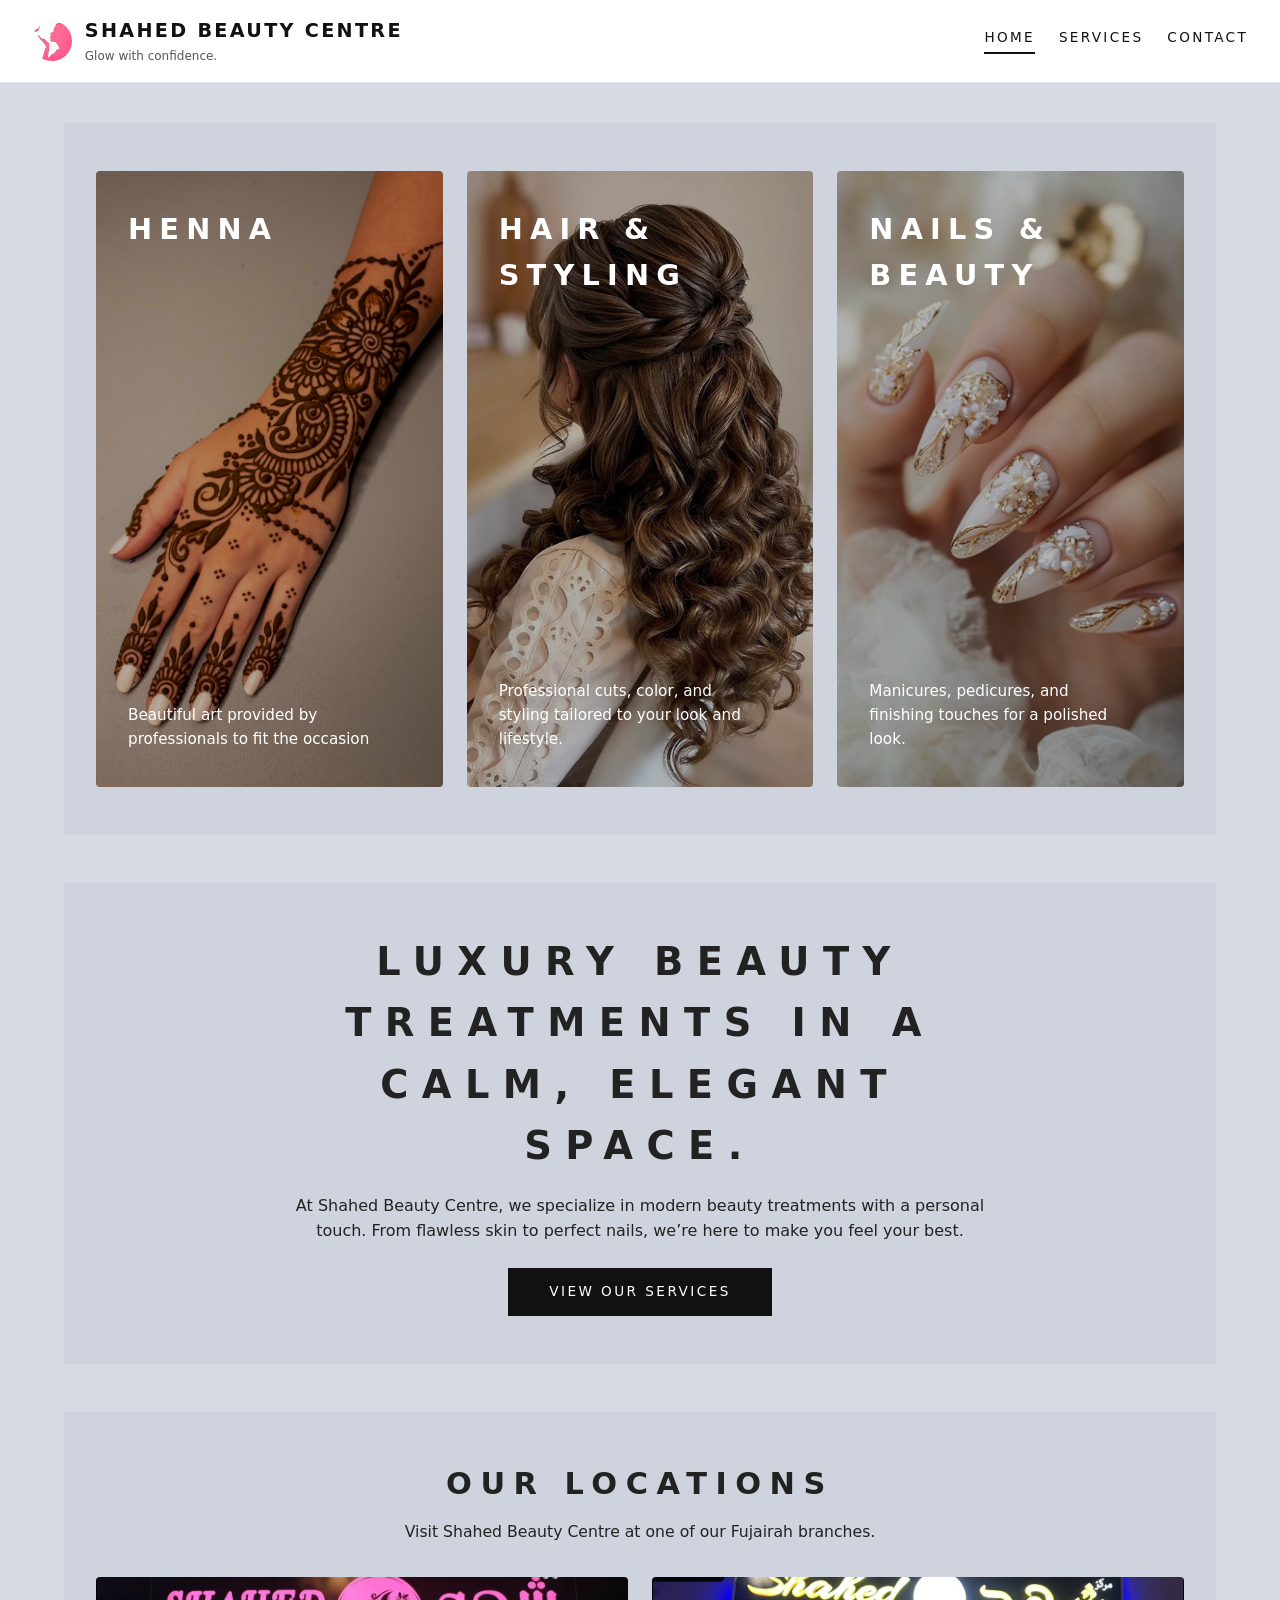
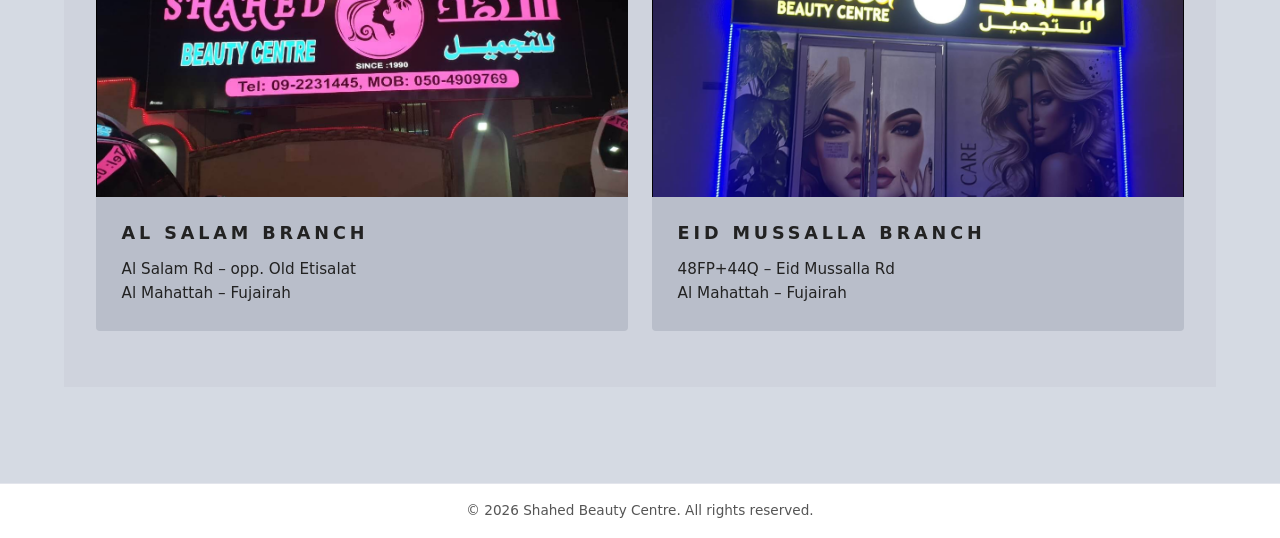
<file: index.html>
<!DOCTYPE html>
<html lang="en">
<head>
  <meta charset="UTF-8" />
  <meta name="viewport" content="width=device-width, initial-scale=1.0" />
  <title>Shahed Beauty Centre | Home</title>
  <link rel="stylesheet" href="styles.css" />
</head>
<body>
  <header class="main-header">
    <div class="logo-area">
      <div class="logo-circle"><img src="images/logo.jpg" alt="logo"></div>
      <div class="logo-text">
        <h1>
          <a href="index.html" class="logo-link">Shahed Beauty Centre</a>
        </h1>
        <p>Glow with confidence.</p>
      </div>
    </div>

    <nav class="main-nav">
      <a href="index.html" class="active">Home</a>
      <a href="services.html">Services</a>
      <a href="contact.html">Contact</a>
    </nav>
  </header>

  <main>
    <!--Highlight of what is partially provided-->
    <section class="highlight-cards">
      <div class="card">
        <img src="images/henna.jpg" alt="Henna Art">
        <h3>Henna</h3>
        <p>Beautiful art provided by professionals to fit the occasion</p>
      </div>

      <div class="card">
        <img src="images/Hairs.jpg" alt="Hair Styling">
        <h3>Hair & Styling</h3>
        <p>Professional cuts, color, and styling tailored to your look and lifestyle.</p>
      </div>

      <div class="card">
        <img src="images/Nails.jpg" alt="Nails and Beauty">
        <h3>Nails & Beauty</h3>
        <p>Manicures, pedicures, and finishing touches for a polished look.</p>
      </div>
    </section>

    <!-- This section is an intro to the service page (HERO) -->
    <section class="hero">
      <div class="hero-content">
        <h2>Luxury beauty treatments in a calm, elegant space.</h2>
        <p>
          At Shahed Beauty Centre, we specialize in modern beauty treatments with a personal touch.
          From flawless skin to perfect nails, we’re here to make you feel your best.
        </p>
        <a href="services.html" class="btn-primary">View Our Services</a>
      </div>
    </section>

    <!-- LOCATIONS -->
    <section class="locations-section">
      <div class="page-heading">
        <h2>Our Locations</h2>
        <p>Visit Shahed Beauty Centre at one of our Fujairah branches.</p>
      </div>

      <div class="locations-grid">

        <a href="https://www.google.com/maps/dir//Shahed+Beauty+Center+-+Al+salam+Rd+-+opp.+Old+Etisalat+-+Al+Mahattah+-+Fujairah/@25.1294769,56.3182858,15z/data=!4m17!1m8!3m7!1s0x3ef4f88838808ac9:0xe71072bafe59e566!2sShahed+Beauty+Center!8m2!3d25.1294769!4d56.3363102!15sChRzaGFoZWQgYmVhdXR5IGNlbnRlcpIBDGJlYXV0eV9zYWxvbuABAA!16s%2Fg%2F11dymkqx8l!4m7!1m0!1m5!1m1!1s0x3ef4f88838808ac9:0xe71072bafe59e566!2m2!1d56.3363102!2d25.1294769?entry=ttu&g_ep=EgoyMDI2MDIyNS4wIKXMDSoASAFQAw%3D%3D"
           class="location-card" target="_blank" rel="noopener noreferrer">
          <img src="images/Screenshot 2026-03-02 002342.png" alt="Al Salam Branch Exterior">
          <div class="location-content">
            <h3>Al Salam Branch</h3>
            <p>
              Al Salam Rd – opp. Old Etisalat<br>
              Al Mahattah – Fujairah
            </p>
          </div>
        </a>

        <a href="https://www.google.com/maps/dir//48FP%2B44Q+Shahed+Beauty+Centre+branch+%232+-+Eid+Mussalla+Rd+-+Al+Mahattah+-+Fujairah/@25.1294769,56.3182858,15z/data=!4m17!1m8!3m7!1s0x3ef4f90078e1af3d:0xf529a96ef05d421a!2sShahed+Beauty+Centre+branch+%232!8m2!3d25.1228403!4d56.3353459!15sChRzaGFoZWQgYmVhdXR5IGNlbnRlcpIBDGJlYXV0eV9zYWxvbuABAA!16s%2Fg%2F11n4fj_0ys!4m7!1m0!1m5!1m1!1s0x3ef4f90078e1af3d:0xf529a96ef05d421a!2m2!1d56.3353459!2d25.1228403?entry=ttu&g_ep=EgoyMDI2MDIyNS4wIKXMDSoASAFQAw%3D%3D"
           class="location-card" target="_blank" rel="noopener noreferrer">
          <img src="images/2.png" alt="Eid Mussalla Branch Exterior">
          <div class="location-content">
            <h3>Eid Mussalla Branch</h3>
            <p>
              48FP+44Q – Eid Mussalla Rd<br>
              Al Mahattah – Fujairah
            </p>
          </div>
        </a>

      </div>
    </section>
  </main>

  <footer class="main-footer">
    <p>&copy; 2026 Shahed Beauty Centre. All rights reserved.</p>
  </footer>
</body>
</html>
</file>
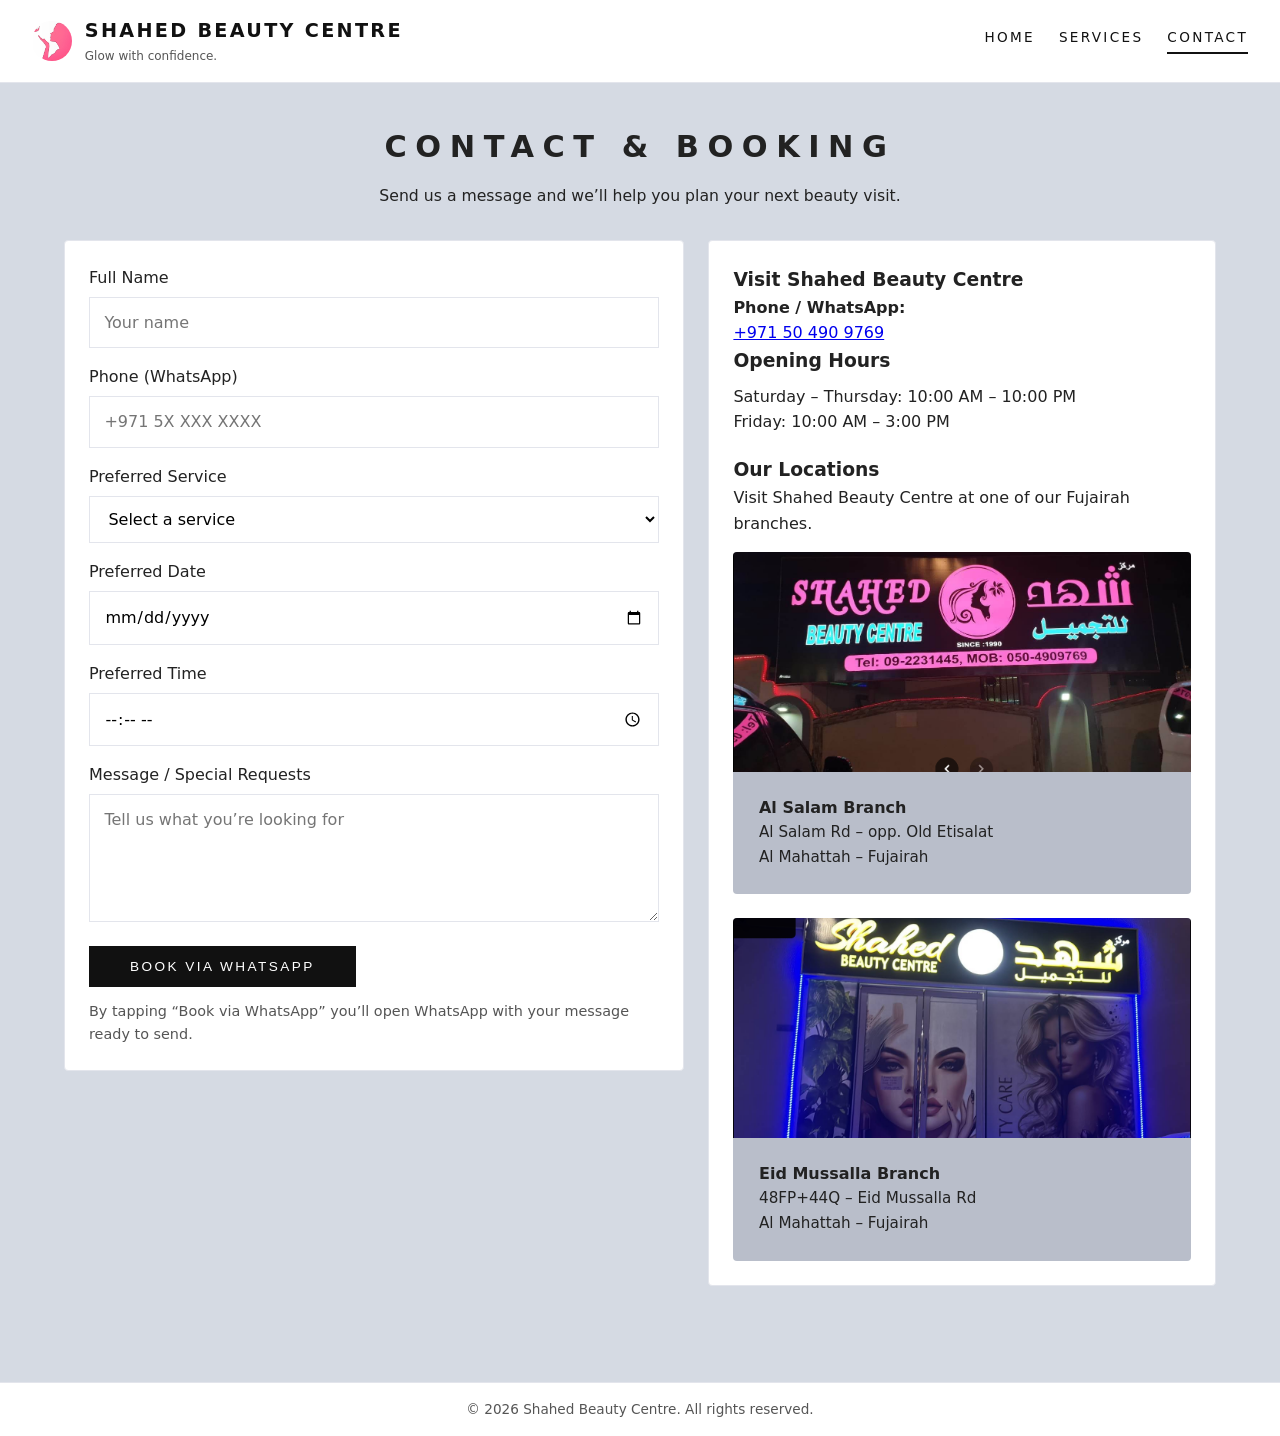
<file: contact.html>
<!DOCTYPE html>
<html lang="en">
<head>
  <meta charset="UTF-8" />
  <meta name="viewport" content="width=device-width, initial-scale=1.0" />
  <title>Shahed Beauty Centre | Contact</title>
  <link rel="stylesheet" href="styles.css" />
</head>
<body>
  <header class="main-header">
    <div class="logo-area">
      <div class="logo-circle"><img src="images/logo.jpg" alt="Shahed Beauty Centre logo"></div>
      <div class="logo-text">
        <h1><a href="index.html" class="logo-link">Shahed Beauty Centre</a></h1>
        <p>Glow with confidence.</p>
      </div>
    </div>

    <nav class="main-nav">
      <a href="index.html">Home</a>
      <a href="services.html">Services</a>
      <a href="contact.html" class="active">Contact</a>
    </nav>
  </header>

  <main>
    <section class="page-heading">
      <h2>Contact & Booking</h2>
      <p>Send us a message and we’ll help you plan your next beauty visit.</p>
    </section>

    <section class="contact-layout">
      <!-- LEFT: booking form -->
      <div class="contact-form-wrapper">
        <form id="bookingForm" class="contact-form">
          <div class="form-group">
            <label for="name">Full Name</label>
            <input id="name" name="name" type="text" placeholder="Your name" required />
          </div>

          <div class="form-group">
            <label for="phone">Phone (WhatsApp)</label>
            <input id="phone" name="phone" type="tel" placeholder="+971 5X XXX XXXX" />
          </div>

          <div class="form-group">
            <label for="service">Preferred Service</label>
            <select id="service" name="service" required>
              <option value="">Select a service</option>
              <option>Facial Treatment</option>
              <option>Haircut & Styling</option>
              <option>Color & Highlights</option>
              <option>Manicure / Pedicure</option>
              <option>Makeup</option>
              <option>Other</option>
            </select>
          </div>

          <div class="form-group">
            <label for="date">Preferred Date</label>
            <input id="date" name="date" type="date" />
          </div>

          <div class="form-group">
            <label for="time">Preferred Time</label>
            <input id="time" name="time" type="time" />
          </div>

          <div class="form-group">
            <label for="message">Message / Special Requests</label>
            <textarea id="message" name="message" rows="4" placeholder="Tell us what you’re looking for"></textarea>
          </div>

          <button type="submit" class="btn-primary">Book via WhatsApp</button>
          <p class="form-note">By tapping “Book via WhatsApp” you’ll open WhatsApp with your message ready to send.</p>
        </form>
      </div>

      <!-- RIGHT: details -->
      <aside class="contact-details">
        <h3>Visit Shahed Beauty Centre</h3>

        <p><strong>Phone / WhatsApp:</strong><br />
          <a href="tel:+971504909769">+971 50 490 9769</a>
        </p>

        <h3>Opening Hours</h3>
        <ul class="hours-list">
          <li>Saturday – Thursday: 10:00 AM – 10:00 PM</li>
          <li>Friday: 10:00 AM – 3:00 PM</li>
        </ul>

        <section class="locations-section">
          <h3>Our Locations</h3>
          <p>Visit Shahed Beauty Centre at one of our Fujairah branches.</p>

          <div class="locations-grid">
            <a href="https://www.google.com/maps/dir//Shahed+Beauty+Center+-+Al+salam+Rd+-+opp.+Old+Etisalat+-+Al+Mahattah+-+Fujairah/@25.1294769,56.3182858,15z/data=!4m17!1m8!3m7!1s0x3ef4f88838808ac9:0xe71072bafe59e566!2sShahed+Beauty+Center!8m2!3d25.1294769!4d56.3363102!15sChRzaGFoZWQgYmVhdXR5IGNlbnRlcpIBDGJlYXV0eV9zYWxvbuABAA!16s%2Fg%2F11dymkqx8l!4m7!1m0!1m5!1m1!1s0x3ef4f88838808ac9:0xe71072bafe59e566!2m2!1d56.3363102!2d25.1294769?entry=ttu&g_ep=EgoyMDI2MDIyNS4wIKXMDSoASAFQAw%3D%3D"
             class="location-card" target="_blank" rel="noopener">
              <img src="images/Screenshot 2026-03-02 002342.png" alt="Al Salam Branch Exterior">
              <div class="location-content">
                <h4>Al Salam Branch</h4>
                <p>Al Salam Rd – opp. Old Etisalat<br>Al Mahattah – Fujairah</p>
              </div>
            </a>

            <a href="https://www.google.com/maps/dir//48FP%2B44Q+Shahed+Beauty+Centre+branch+%232+-+Eid+Mussalla+Rd+-+Al+Mahattah+-+Fujairah/@25.1294769,56.3182858,15z/data=!4m17!1m8!3m7!1s0x3ef4f90078e1af3d:0xf529a96ef05d421a!2sShahed+Beauty+Centre+branch+%232!8m2!3d25.1228403!4d56.3353459!15sChRzaGFoZWQgYmVhdXR5IGNlbnRlcpIBDGJlYXV0eV9zYWxvbuABAA!16s%2Fg%2F11n4fj_0ys!4m7!1m0!1m5!1m1!1s0x3ef4f90078e1af3d:0xf529a96ef05d421a!2m2!1d56.3353459!2d25.1228403?entry=ttu&g_ep=EgoyMDI2MDIyNS4wIKXMDSoASAFQAw%3D%3D"
             class="location-card" target="_blank" rel="noopener">
              <img src="images/2.png" alt="Eid Mussalla Branch Exterior">
              <div class="location-content">
                <h4>Eid Mussalla Branch</h4>
                <p>48FP+44Q – Eid Mussalla Rd<br>Al Mahattah – Fujairah</p>
              </div>
            </a>
          </div>
        </section>
      </aside>
    </section>
  </main>

  <footer class="main-footer">
    <p>&copy; 2026 Shahed Beauty Centre. All rights reserved.</p>
  </footer>

  <script>
    // IMPORTANT: set your WhatsApp number in international format with NO + or spaces
    // UAE example: +971504909769 => "971504909769"
    const WHATSAPP_NUMBER = "971567085202";

    document.getElementById("bookingForm").addEventListener("submit", function (e) {
      e.preventDefault();

      const name = document.getElementById("name").value.trim();
      const phone = document.getElementById("phone").value.trim();
      const service = document.getElementById("service").value.trim();
      const date = document.getElementById("date").value;
      const time = document.getElementById("time").value;
      const message = document.getElementById("message").value.trim();

      const lines = [
        "New Booking Request",
        `Name: ${name}`,
        phone ? `Customer Phone: ${phone}` : null,
        `Service: ${service}`,
        date ? `Preferred Date: ${date}` : null,
        time ? `Preferred Time: ${time}` : null,
        message ? `Notes: ${message}` : null
      ].filter(Boolean);

      const text = encodeURIComponent(lines.join("\n"));
      const url = `https://wa.me/${WHATSAPP_NUMBER}?text=${text}`;

      window.open(url, "_blank");
    });
  </script>
</body>
</html>
</file>
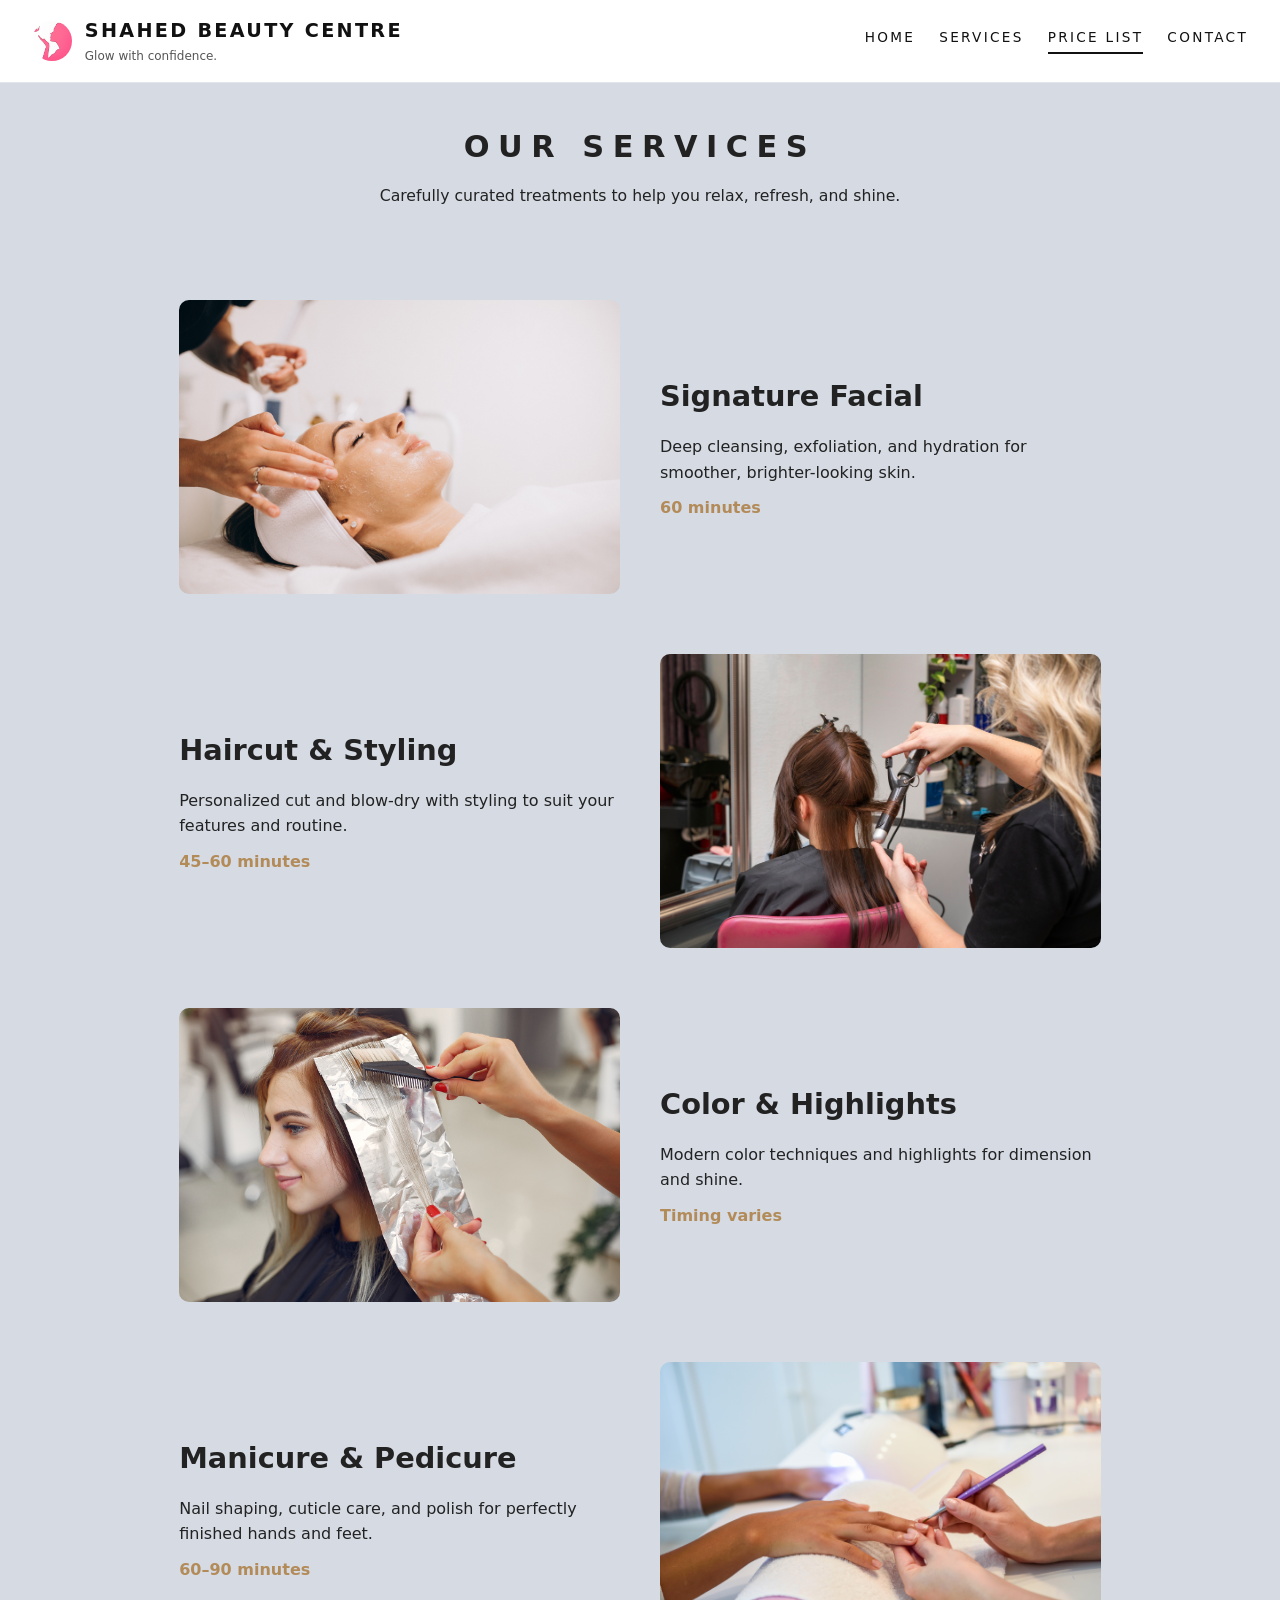
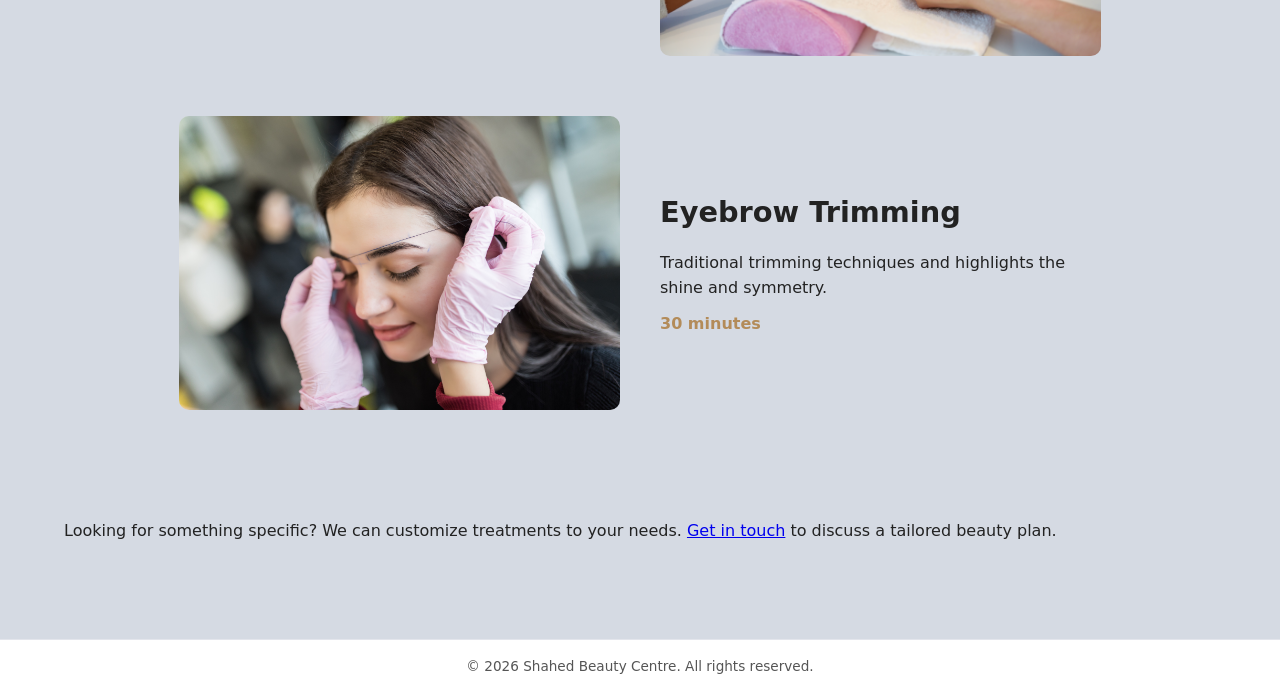
<file: pricelist.html>
<!DOCTYPE html>
<html lang="en">
<head>
  <meta charset="UTF-8" />
  <meta name="viewport" content="width=device-width, initial-scale=1.0" />
  <title>Shahed Beauty Centre | Services</title>
  <link rel="stylesheet" href="styles.css" />
</head>
<body>
  <header class="main-header">
    <div class="logo-area">
      <div class="logo-circle"><img src="images/logo.jpg" alt="logo"></div>
      <div class="logo-text">
        <h1>
          <a href="index.html" class="logo-link">Shahed Beauty Centre</a>
        </h1>
        <p>Glow with confidence.</p>
      </div>
    </div>


    <nav class="main-nav">
      <a href="index.html">Home</a>
      <a href="services.html" >Services</a>
      <a href="pricelist.html" class="active">Price List</a>
      <a href="contact.html">Contact</a>
    </nav>
  </header>

  <main>
    <section class="page-heading">
      <h2>Our Services</h2>
      <p>Carefully curated treatments to help you relax, refresh, and shine.</p>
    </section>

    <section class="services-grid">

  <div class="service-row">
    <div class="service-image">
      <img src="images/faceclean.jpg" alt="Signature Facial">
    </div>
    <div class="service-text">
      <h3>Signature Facial</h3>
      <p>Deep cleansing, exfoliation, and hydration for smoother, brighter-looking skin.</p>
      <p class="service-time">60 minutes</p>
    </div>
  </div>

  <div class="service-row reverse">
    <div class="service-image">
      <img src="images/haircare.jpg" alt="Haircut & Styling">
    </div>
    <div class="service-text">
      <h3>Haircut & Styling</h3>
      <p>Personalized cut and blow-dry with styling to suit your features and routine.</p>
      <p class="service-time">45–60 minutes</p>
    </div>
  </div>

  <div class="service-row">
    <div class="service-image">
      <img src="images/hairdying.jpg" alt="Color & Highlights">
    </div>
    <div class="service-text">
      <h3>Color & Highlights</h3>
      <p>Modern color techniques and highlights for dimension and shine.</p>
      <p class="service-time">Timing varies</p>
    </div>
  </div>

  <div class="service-row reverse">
    <div class="service-image">
      <img src="images/nailpolishing.jpg" alt="Manicure & Pedicure">
    </div>
    <div class="service-text">
      <h3>Manicure & Pedicure</h3>
      <p>Nail shaping, cuticle care, and polish for perfectly finished hands and feet.</p>
      <p class="service-time">60–90 minutes</p>
    </div>
  </div>

  <div class="service-row">
    <div class="service-image">
      <img src="images/eyebrow.jpg" alt="Eyebrow Trimming">
    </div>
    <div class="service-text">
      <h3>Eyebrow Trimming</h3>
      <p>Traditional trimming techniques and highlights the shine and symmetry.</p>
      <p class="service-time">30 minutes</p>
    </div>
  </div>

</section>

    <section class="note-section">
      <p>
        Looking for something specific? We can customize treatments to your needs.
        <a href="contact.html">Get in touch</a> to discuss a tailored beauty plan.
      </p>
    </section>
  </main>

  <footer class="main-footer">
    <p>&copy; 2026 Shahed Beauty Centre. All rights reserved.</p>
  </footer>
</body>
</html>
</file>
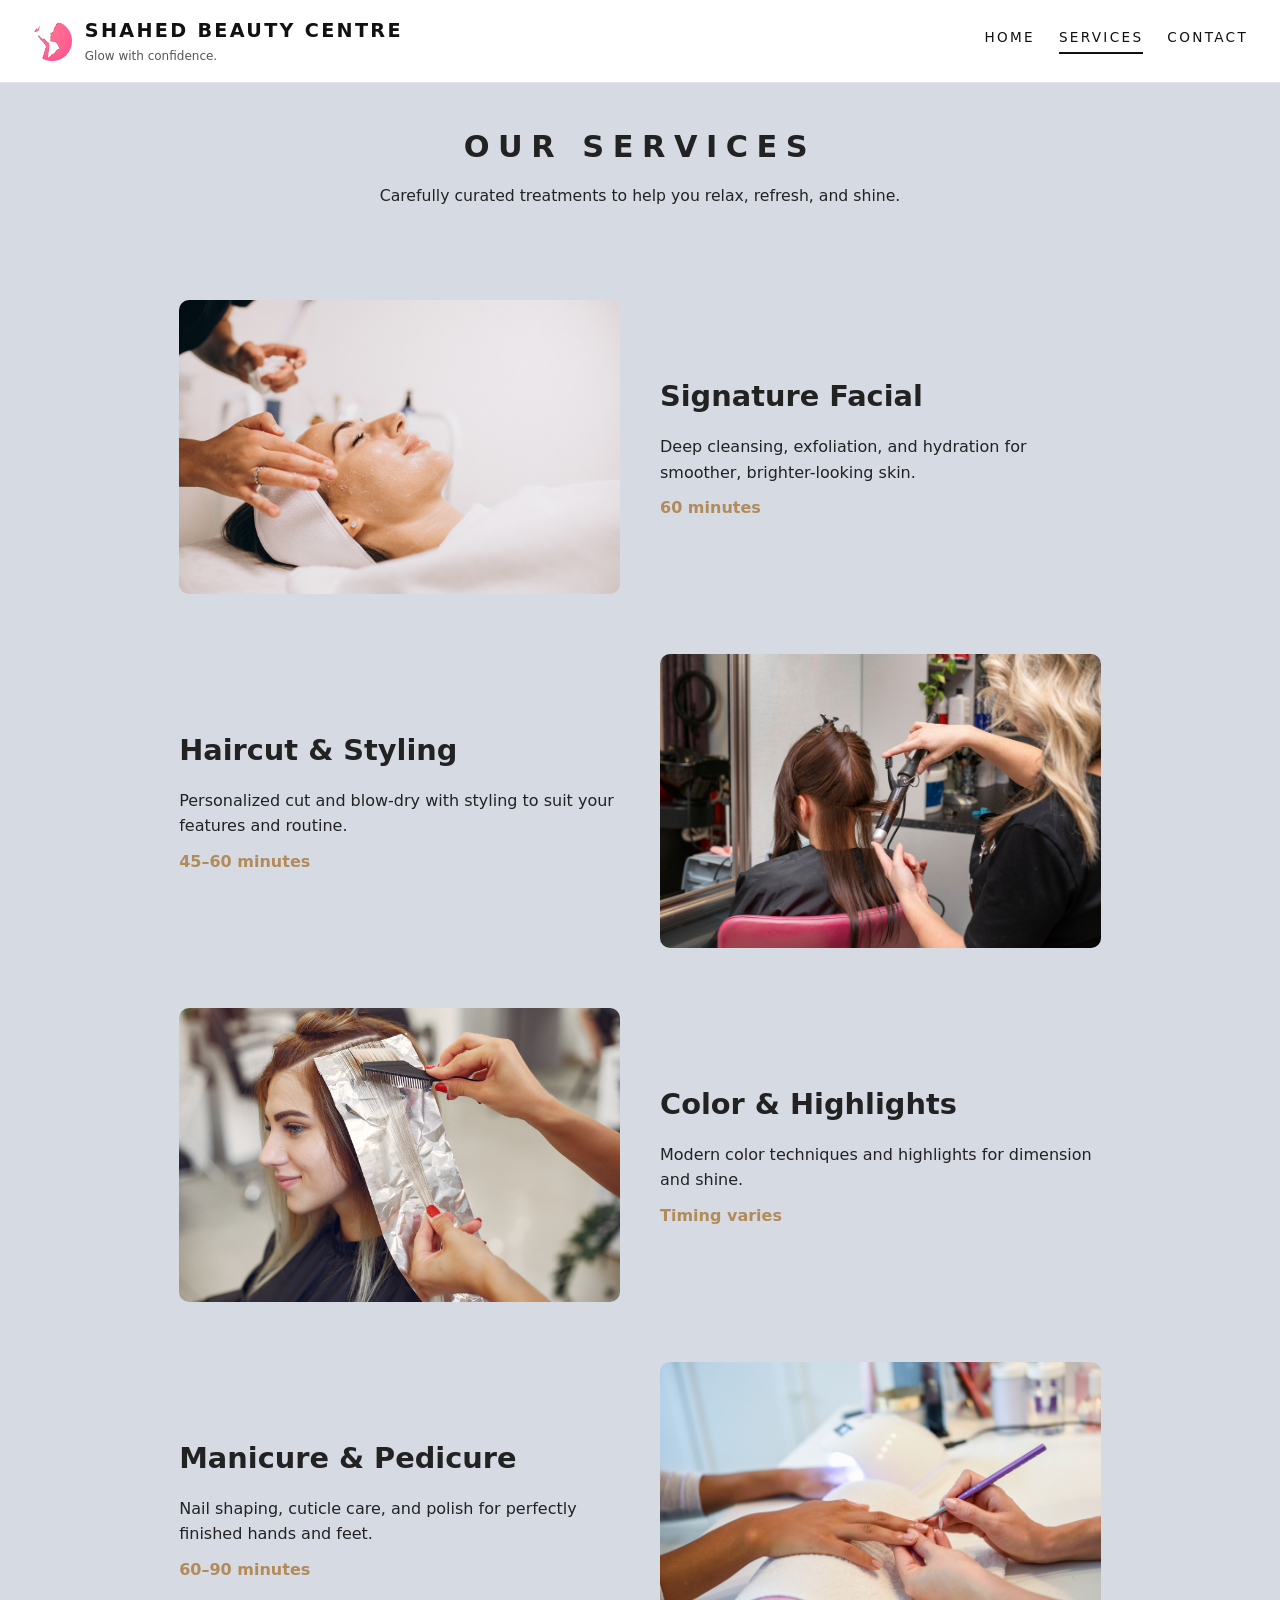
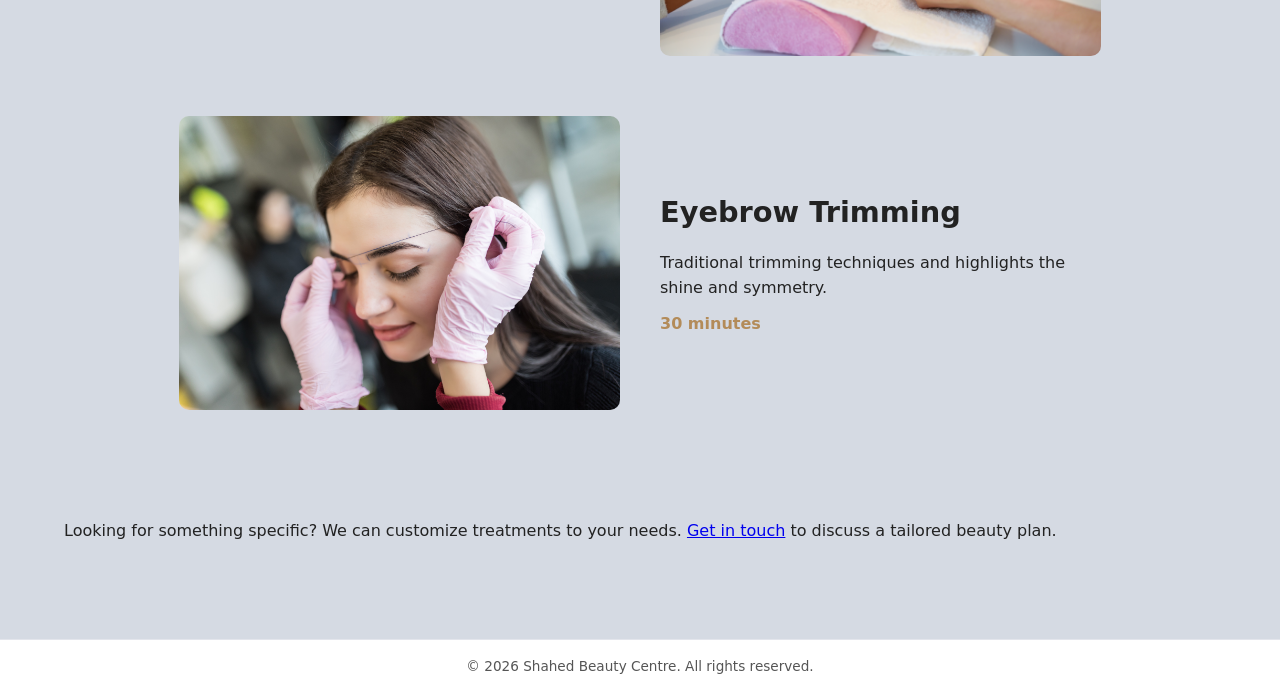
<file: services.html>
<!DOCTYPE html>
<html lang="en">
<head>
  <meta charset="UTF-8" />
  <meta name="viewport" content="width=device-width, initial-scale=1.0" />
  <title>Shahed Beauty Centre | Services</title>
  <link rel="stylesheet" href="styles.css" />
</head>
<body>
  <header class="main-header">
    <div class="logo-area">
      <div class="logo-circle"><img src="images/logo.jpg" alt="logo"></div>
      <div class="logo-text">
        <h1>
          <a href="index.html" class="logo-link">Shahed Beauty Centre</a>
        </h1>
        <p>Glow with confidence.</p>
      </div>
    </div>


    <nav class="main-nav">
      <a href="index.html">Home</a>
      <a href="services.html" class="active">Services</a>
      <a href="contact.html">Contact</a>
    </nav>
  </header>

  <main>
    <section class="page-heading">
      <h2>Our Services</h2>
      <p>Carefully curated treatments to help you relax, refresh, and shine.</p>
    </section>

    <section class="services-grid">

  <div class="service-row">
    <div class="service-image">
      <img src="images/faceclean.jpg" alt="Signature Facial">
    </div>
    <div class="service-text">
      <h3>Signature Facial</h3>
      <p>Deep cleansing, exfoliation, and hydration for smoother, brighter-looking skin.</p>
      <p class="service-time">60 minutes</p>
    </div>
  </div>

  <div class="service-row reverse">
    <div class="service-image">
      <img src="images/haircare.jpg" alt="Haircut & Styling">
    </div>
    <div class="service-text">
      <h3>Haircut & Styling</h3>
      <p>Personalized cut and blow-dry with styling to suit your features and routine.</p>
      <p class="service-time">45–60 minutes</p>
    </div>
  </div>

  <div class="service-row">
    <div class="service-image">
      <img src="images/hairdying.jpg" alt="Color & Highlights">
    </div>
    <div class="service-text">
      <h3>Color & Highlights</h3>
      <p>Modern color techniques and highlights for dimension and shine.</p>
      <p class="service-time">Timing varies</p>
    </div>
  </div>

  <div class="service-row reverse">
    <div class="service-image">
      <img src="images/nailpolishing.jpg" alt="Manicure & Pedicure">
    </div>
    <div class="service-text">
      <h3>Manicure & Pedicure</h3>
      <p>Nail shaping, cuticle care, and polish for perfectly finished hands and feet.</p>
      <p class="service-time">60–90 minutes</p>
    </div>
  </div>

  <div class="service-row">
    <div class="service-image">
      <img src="images/eyebrow.jpg" alt="Eyebrow Trimming">
    </div>
    <div class="service-text">
      <h3>Eyebrow Trimming</h3>
      <p>Traditional trimming techniques and highlights the shine and symmetry.</p>
      <p class="service-time">30 minutes</p>
    </div>
  </div>

</section>

    <section class="note-section">
      <p>
        Looking for something specific? We can customize treatments to your needs.
        <a href="contact.html">Get in touch</a> to discuss a tailored beauty plan.
      </p>
    </section>
  </main>

  <footer class="main-footer">
    <p>&copy; 2026 Shahed Beauty Centre. All rights reserved.</p>
  </footer>
</body>
</html>
</file>
<file: styles.css>
/* ===== Overall Page display ===== */
* {
  box-sizing: border-box;
  margin: 0;
  padding: 0;
}

/* ===== Base colours & fonts used for the default webpages ===== */
:root {
  /* Created variable names to reuse throughout the code */
  --bg-grey: #d5dae3;        /* page background */
  --panel-grey: #cfd3dd;     /* sections */
  --panel-dark: #b9beca;
  --text-main: #222222;
  --text-muted: #555555;
  --accent: #111111;         /* nav / headings */
  --border-light: #e3e5ec;
  --white: #ffffff;
}

body {
  font-family: system-ui, -apple-system, BlinkMacSystemFont, "Segoe UI", sans-serif;
  background-color: var(--bg-grey);
  color: var(--text-main);
  line-height: 1.6;
}

/* ===== Layout ===== */
main {
  max-width: 1200px;
  margin: 0 auto;
  padding: 2.5rem 1.5rem 3rem;
}

/* In all of the sections make a separation space at the bottom */
section {
  margin-bottom: 3rem;
}

/* ===== Header / Nav ===== */
.main-header {
  background-color: var(--white);
  border-bottom: 1px solid var(--border-light);
  padding: 1rem 2rem;
  display: flex;
  align-items: center;
  justify-content: space-between;
  gap: 2rem;
  position: sticky;
  top: 0;
  z-index: 10;
}

.logo-area {
  display: flex;
  align-items: center;
  gap: 0.8rem;
}

/* ✅ ONE logo-circle rule (no duplicates) */
.logo-circle {
  width: 40px;
  height: 40px;
  border-radius: 50%;
  overflow: hidden;       /* keeps image inside circle */
  flex-shrink: 0;
  background-color: var(--accent); /* shows if image fails to load */
  display: flex;
  align-items: center;
  justify-content: center;
}

.logo-circle img {
  width: 100%;
  height: 100%;
  object-fit: cover;
  display: block;
}

.logo-text h1 {
  font-size: 1.2rem;
  letter-spacing: 0.12em;
  text-transform: uppercase;
}

.logo-text p {
  font-size: 0.75rem;
  color: var(--text-muted);
}

.logo-link {
  text-decoration: none;
  color: var(--accent);
}

.logo-link:hover {
  opacity: 0.8;
}

/* Nav */
.main-nav {
  display: flex;
  gap: 1.5rem;
}

.main-nav a {
  text-decoration: none;
  font-size: 0.85rem;
  letter-spacing: 0.17em;
  text-transform: uppercase;
  color: var(--accent);
  padding-bottom: 0.2rem;
  border-bottom: 2px solid transparent;
  transition: border-color 0.2s ease, color 0.2s ease;
}

.main-nav a:hover {
  border-color: var(--accent);
}

.main-nav a.active {
  border-color: var(--accent);
}

/* ===== HIGHLIGHT CARDS (Home) ===== */
.highlight-cards {
  background-color: var(--panel-grey);
  padding: 3rem 2rem 3rem;
  display: grid;
  grid-template-columns: repeat(auto-fit, minmax(260px, 1fr));
  gap: 1.5rem;
}

.card {
  position: relative;
  overflow: hidden;
  border-radius: 4px;
  min-height: 260px;
}

.card img {
  width: 100%;
  height: 100%;
  object-fit: cover;
  display: block;
  filter: brightness(0.7);
}

.card::before {
  content: "";
  position: absolute;
  inset: 0;
  background: radial-gradient(circle at left, rgba(255,255,255,0.35), transparent 55%);
}

.card h3,
.card p {
  position: absolute;
  left: 2rem;
  color: var(--white);
}

.card h3 {
  top: 2.2rem;
  font-size: 1.8rem;
  letter-spacing: 0.25em;
  text-transform: uppercase;
}

.card p {
  bottom: 2.2rem;
  max-width: 70%;
  font-size: 0.95rem;
}

/* ===== HERO (Home) ===== */
.hero {
  background-color: var(--panel-grey);
  padding: 3rem 2rem;
  text-align: center;
}

.hero-content {
  max-width: 720px;
  margin: 0 auto;
}

.hero h2 {
  font-size: 2.4rem;
  letter-spacing: 0.35em;
  text-transform: uppercase;
  margin-bottom: 1rem;
}

.hero p {
  font-size: 1rem;
  color: var(--text-main);
  margin-bottom: 1.5rem;
}

/* Button */
.btn-primary {
  display: inline-block;
  padding: 0.75rem 2.5rem;
  border-radius: 0;
  background-color: var(--accent);
  color: var(--white);
  text-decoration: none;
  letter-spacing: 0.18em;
  text-transform: uppercase;
  font-size: 0.85rem;
  border: 1px solid var(--accent);
  transition: background-color 0.15s ease, color 0.15s ease;
  cursor: pointer;
}

.btn-primary:hover {
  background-color: transparent;
  color: var(--accent);
}

/* ===== Locations section (Home) ===== */
.locations-section {
  background-color: var(--panel-grey);
  padding: 3rem 2rem 3.5rem;
}

.page-heading {
  text-align: center;
  margin-bottom: 2rem;
}

.page-heading h2 {
  font-size: 1.9rem;
  letter-spacing: 0.28em;
  text-transform: uppercase;
  margin-bottom: 0.7rem;
}

.page-heading p {
  font-size: 0.98rem;
  color: var(--text-main);
}

/* two cards side by side */
.locations-grid {
  display: flex;
  gap: 1.5rem;
  flex-wrap: wrap;
}

.location-card {
  flex: 1 1 260px;
  background-color: var(--panel-dark);
  border-radius: 4px;
  overflow: hidden;
  text-decoration: none;
  color: inherit;
  transition: transform 0.15s ease, box-shadow 0.15s ease;
}

.location-card img {
  width: 100%;
  height: 220px;
  object-fit: cover;
  display: block;
}

.location-content {
  padding: 1.4rem 1.6rem 1.6rem;
}

.location-card h3 {
  font-size: 1.1rem;
  letter-spacing: 0.22em;
  text-transform: uppercase;
  margin-bottom: 0.6rem;
}

.location-card p {
  font-size: 0.95rem;
  color: var(--text-main);
}

.location-card:hover {
  transform: translateY(-4px);
  box-shadow: 0 10px 22px rgba(0, 0, 0, 0.15);
}

/* ===== Services page alternating layout ===== */
.services-grid {
  display: flex;
  flex-direction: column;
  gap: 60px;
  padding: 60px 10%;
}

.service-row {
  display: grid;
  grid-template-columns: 1fr 1fr;
  align-items: center;
  gap: 40px;
}

.service-row.reverse {
  direction: rtl;
}

.service-row.reverse .service-text {
  direction: ltr;
}

.service-image img {
  width: 100%;
  border-radius: 10px;
  display: block;
}

.service-text h3 {
  margin-bottom: 15px;
  font-size: 1.8rem;
}

.service-time {
  margin-top: 10px;
  font-weight: bold;
  color: #b38b59;
}

/* ===== Contact page (scoped so it won't affect other pages) ===== */
.contact-layout {
  display: grid;
  grid-template-columns: 1.1fr 0.9fr;
  gap: 1.5rem;
  align-items: start;
}

/* Contact panels */
.contact-form-wrapper,
.contact-details {
  background: var(--white);
  border: 1px solid var(--border-light);
  border-radius: 4px;
  padding: 1.5rem;
}

/* Contact form controls */
.contact-form .form-group {
  margin-bottom: 1rem;
}

.contact-form label {
  display: block;
  margin-bottom: 0.4rem;
}

.contact-form input,
.contact-form select,
.contact-form textarea {
  width: 100%;
  padding: 0.75rem 0.9rem;
  border: 1px solid var(--border-light);
  background: var(--white);
  font: inherit;
}

.form-note {
  margin-top: 0.8rem;
  font-size: 0.9rem;
  color: var(--text-muted);
}

.hours-list {
  list-style: none;
  padding-left: 0;
  margin-top: 0.5rem;
}

/* Keep your location card format, BUT prevent the big grey panel look in the sidebar */
.contact-details .locations-section {
  background: transparent;
  padding: 0;
  margin-top: 1.25rem;
  margin-bottom: 0;
}

.contact-details .locations-section .locations-grid {
  margin-top: 1rem;
}

/* ===== Footer ===== */
.main-footer {
  background-color: var(--white);
  border-top: 1px solid var(--border-light);
  text-align: center;
  padding: 1rem;
  font-size: 0.85rem;
  color: var(--text-muted);
}

/* ===== Responsive ===== */
@media (max-width: 768px) {
  /* Header */
  .main-header {
    position: sticky;
    top: 0;
    z-index: 1000;
    flex-direction: row;
    align-items: center;
    justify-content: space-between;
    padding: 0.75rem 1rem;
    gap: 0.75rem;
  }

  .logo-area {
    gap: 0.55rem;
    min-width: 0;
  }

  .logo-circle {
    width: 34px;
    height: 34px;
  }

  .logo-text h1 {
    font-size: 0.95rem;
    letter-spacing: 0.08em;
    line-height: 1.1;
  }

  .logo-text p {
    font-size: 0.68rem;
    line-height: 1.2;
  }

  .main-nav {
    gap: 0.85rem;
    flex-wrap: wrap;
    justify-content: flex-end;
  }

  .main-nav a {
    font-size: 0.72rem;
    letter-spacing: 0.12em;
  }

  main {
    padding: 1.5rem 0.85rem 2rem;
  }

  .highlight-cards,
  .hero,
  .locations-section {
    padding: 2rem 1rem;
  }

  /* Hero text */
  .hero-content {
    max-width: 100%;
  }

  .hero h2 {
    font-size: 1.8rem;
    letter-spacing: 0.18em;
    line-height: 1.45;
    margin-bottom: 1rem;
    word-break: normal;
  }

  .hero p {
    font-size: 0.96rem;
    line-height: 1.8;
    max-width: 92%;
    margin: 0 auto 1.4rem;
  }

  /* Highlight cards */
  .card h3 {
    left: 1.4rem;
    top: 1.8rem;
    font-size: 1.4rem;
    letter-spacing: 0.2em;
  }

  .card p {
    left: 1.4rem;
    bottom: 1.7rem;
    max-width: 80%;
  }

  /* Locations */
  .locations-grid {
    flex-direction: column;
    gap: 1rem;
  }

  .location-card {
    flex: 1 1 auto;
  }

  .location-card img {
    height: 180px;
  }

  .location-content {
    padding: 1rem 1rem 1.2rem;
  }

  .location-card h3 {
    font-size: 0.95rem;
    letter-spacing: 0.16em;
    line-height: 1.4;
  }

  .location-card p {
    font-size: 0.9rem;
    line-height: 1.6;
  }

  .service-row {
    grid-template-columns: 1fr;
  }

  .service-row.reverse {
    direction: ltr;
  }

  .contact-layout {
    grid-template-columns: 1fr;
  }
}
/* Reponsivness with smaller phones */
@media (max-width: 480px) {
  .main-header {
    padding: 0.65rem 0.8rem;
  }

  .main-nav {
    gap: 0.6rem;
  }

  .main-nav a {
    font-size: 0.68rem;
    letter-spacing: 0.1em;
  }

  .hero h2 {
    font-size: 1.45rem;
    letter-spacing: 0.12em;
    line-height: 1.5;
  }

  .hero p {
    font-size: 0.9rem;
    max-width: 100%;
  }

  .location-card img {
    height: 160px;
  }
}
</file>
